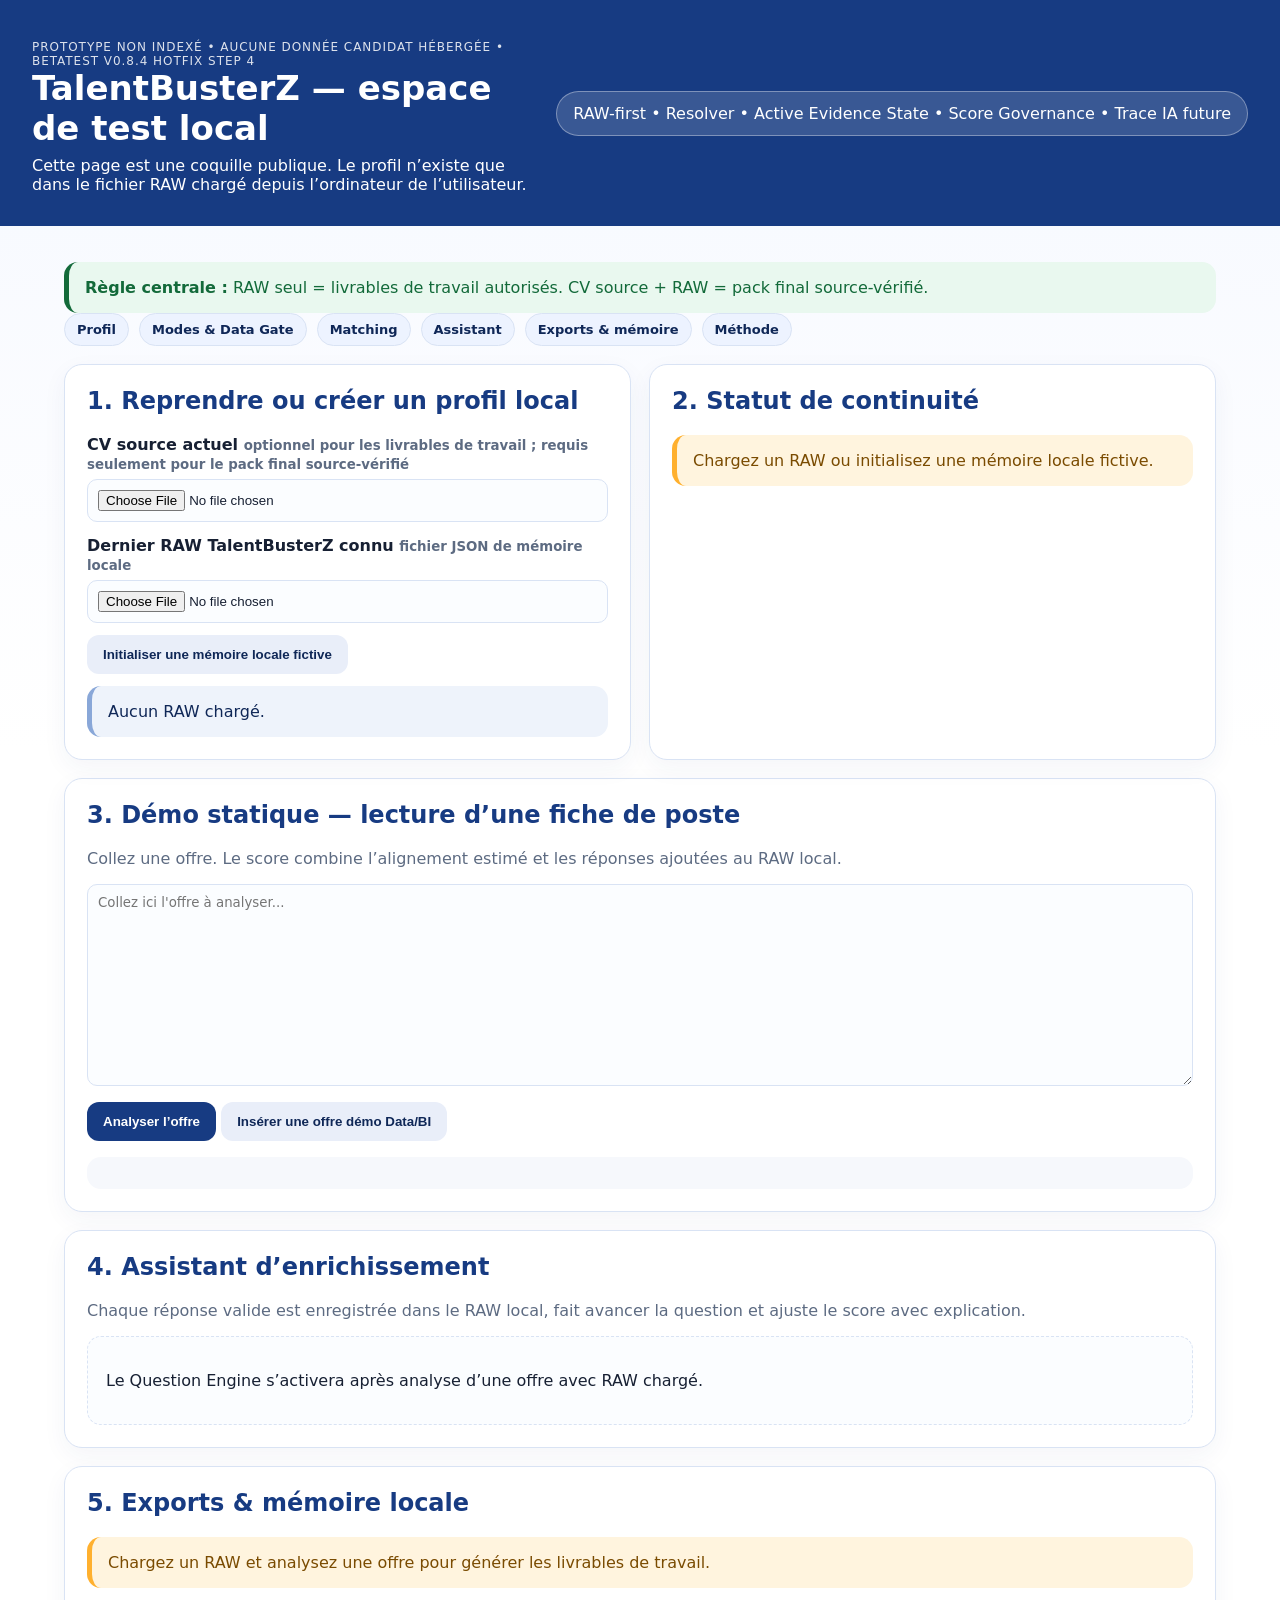
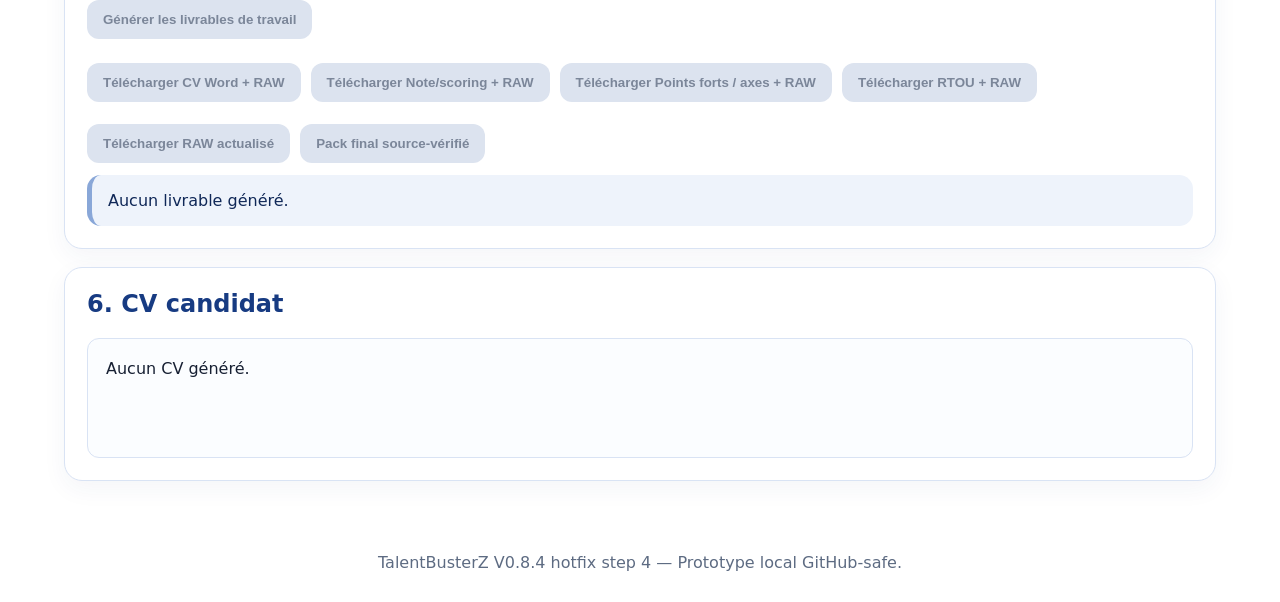
<file: index.html>
<!doctype html>
<html lang="fr">
<head>
  <meta charset="utf-8">
  <meta name="viewport" content="width=device-width, initial-scale=1">
  <title>TalentBusterZ — V0.8.4 hotfix step 4</title>
  <link rel="stylesheet" href="assets/styles.css">
</head>
<body>
  <header class="hero">
    <div>
      <p class="eyebrow">Prototype non indexé • aucune donnée candidat hébergée • Betatest V0.8.4 hotfix step 4</p>
      <h1>TalentBusterZ — espace de test local</h1>
      <p>Cette page est une coquille publique. Le profil n’existe que dans le fichier RAW chargé depuis l’ordinateur de l’utilisateur.</p>
    </div>
    <div class="badge">RAW-first • Resolver • Active Evidence State • Score Governance • Trace IA future</div>
  </header>

  <main>
    <section class="notice success">
      <strong>Règle centrale :</strong> RAW seul = livrables de travail autorisés. CV source + RAW = pack final source-vérifié.
    </section>

    <section class="tabs">
      <span>Profil</span>
      <span>Modes & Data Gate</span>
      <span>Matching</span>
      <span>Assistant</span>
      <span>Exports & mémoire</span>
      <span>Méthode</span>
    </section>

    <section class="grid">
      <div class="card">
        <h2>1. Reprendre ou créer un profil local</h2>

        <label>CV source actuel <small>optionnel pour les livrables de travail ; requis seulement pour le pack final source-vérifié</small></label>
        <input id="cvFile" type="file" accept=".pdf,.doc,.docx">

        <label>Dernier RAW TalentBusterZ connu <small>fichier JSON de mémoire locale</small></label>
        <input id="rawFile" type="file" accept=".json">

        <button id="initRawBtn" class="secondary">Initialiser une mémoire locale fictive</button>
        <div id="rawStatus" class="status neutral">Aucun RAW chargé.</div>
      </div>

      <div class="card">
        <h2>2. Statut de continuité</h2>
        <div id="gateStatus" class="status warning">
          Chargez un RAW ou initialisez une mémoire locale fictive.
        </div>
      </div>
    </section>

    <section class="card">
      <h2>3. Démo statique — lecture d’une fiche de poste</h2>
      <p class="muted">Collez une offre. Le score combine l’alignement estimé et les réponses ajoutées au RAW local.</p>
      <textarea id="offerText" rows="12" placeholder="Collez ici l'offre à analyser..."></textarea>
      <button id="analyzeBtn">Analyser l’offre</button>
      <button id="demoOfferBtn" class="secondary">Insérer une offre démo Data/BI</button>
      <div id="analysisOutput" class="analysis"></div>
    </section>

    <section class="card">
      <h2>4. Assistant d’enrichissement</h2>
      <p class="muted">Chaque réponse valide est enregistrée dans le RAW local, fait avancer la question et ajuste le score avec explication.</p>
      <div id="questionEngine" class="question-box">
        <p>Le Question Engine s’activera après analyse d’une offre avec RAW chargé.</p>
      </div>
    </section>

    <section class="card">
      <h2>5. Exports & mémoire locale</h2>

      <div id="exportsGate" class="status warning">
        Chargez un RAW et analysez une offre pour générer les livrables de travail.
      </div>

      <button id="generateBtn" disabled>Générer les livrables de travail</button>

      <div class="button-row">
        <button id="downloadCvBtn" disabled>Télécharger CV Word + RAW</button>
        <button id="downloadScoringBtn" disabled>Télécharger Note/scoring + RAW</button>
        <button id="downloadStrengthsBtn" disabled>Télécharger Points forts / axes + RAW</button>
        <button id="downloadRtouBtn" disabled>Télécharger RTOU + RAW</button>
        <button id="downloadRawBtn" disabled>Télécharger RAW actualisé</button>
        <button id="downloadSourcePackBtn" disabled>Pack final source-vérifié</button>
      </div>

      <div id="exportStatus" class="status neutral">Aucun livrable généré.</div>
    </section>

    <section class="card">
      <h2>6. CV candidat</h2>
      <div id="cvPreview" class="preview">Aucun CV généré.</div>
    </section>
  </main>

  <footer>
    TalentBusterZ V0.8.4 hotfix step 4 — Prototype local GitHub-safe.
  </footer>

  <script src="assets/app.js"></script>
</body>
</html>
</file>
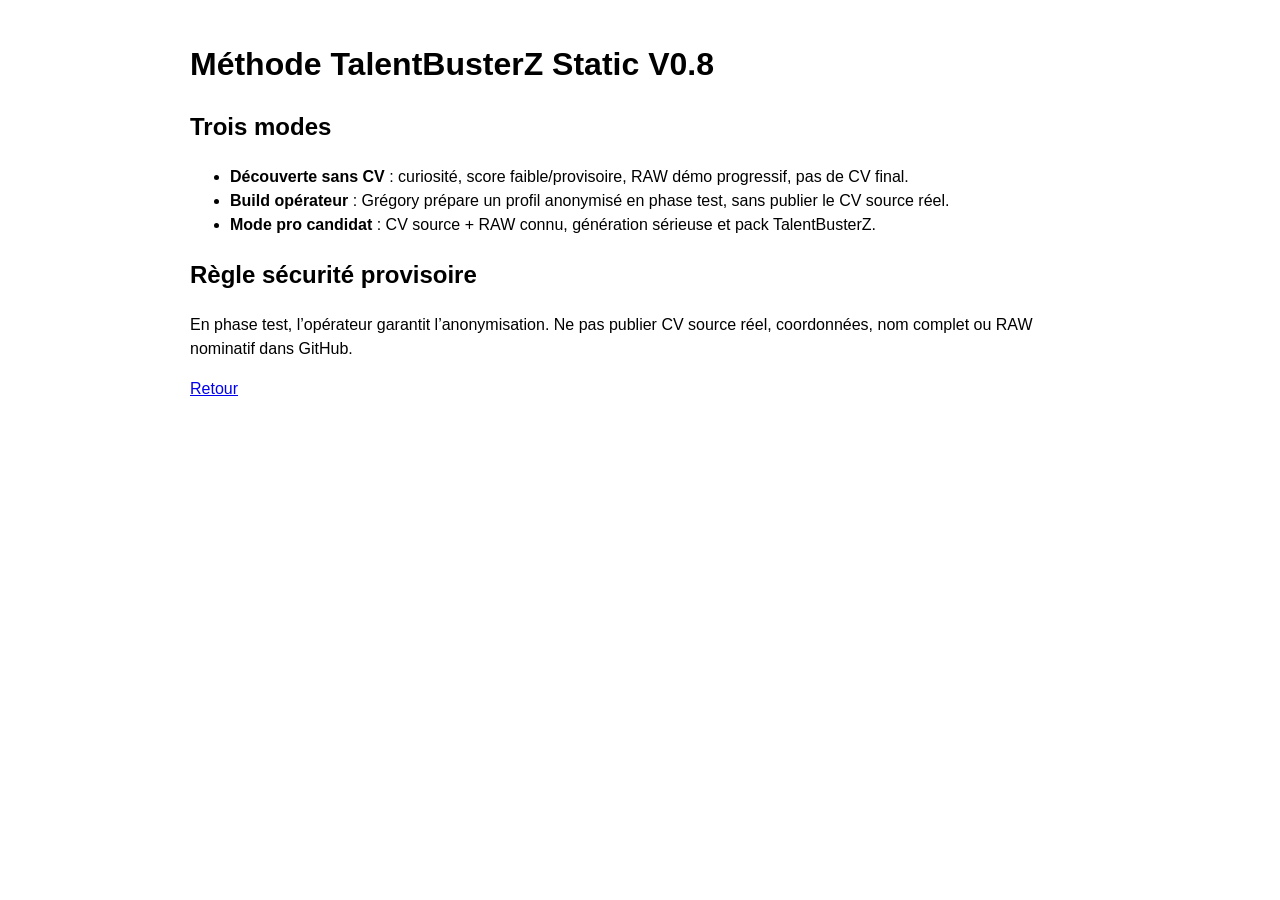
<file: questions.html>
<!doctype html><html lang="fr"><meta charset="utf-8"><title>TalentBusterZ — Méthode V0.8</title><body style="font-family:Arial;max-width:900px;margin:40px auto;line-height:1.5"><h1>Méthode TalentBusterZ Static V0.8</h1><h2>Trois modes</h2><ul><li><strong>Découverte sans CV</strong> : curiosité, score faible/provisoire, RAW démo progressif, pas de CV final.</li><li><strong>Build opérateur</strong> : Grégory prépare un profil anonymisé en phase test, sans publier le CV source réel.</li><li><strong>Mode pro candidat</strong> : CV source + RAW connu, génération sérieuse et pack TalentBusterZ.</li></ul><h2>Règle sécurité provisoire</h2><p>En phase test, l’opérateur garantit l’anonymisation. Ne pas publier CV source réel, coordonnées, nom complet ou RAW nominatif dans GitHub.</p><p><a href="index.html">Retour</a></p></body></html>
</file>
<file: assets/styles.css>
:root {
  --blue: #173b82;
  --blue-dark: #0f2757;
  --light: #f6f8fc;
  --border: #d9e3f4;
  --green-bg: #e9f8ef;
  --green: #136a3a;
  --orange-bg: #fff4de;
  --orange: #7a4b00;
  --red-bg: #fdecec;
  --red: #9c1d1d;
  --text: #172033;
  --muted: #5d6b82;
}
* { box-sizing: border-box; }
body {
  margin: 0;
  font-family: system-ui, -apple-system, Segoe UI, Roboto, Arial, sans-serif;
  color: var(--text);
  background: linear-gradient(180deg, #f5f8ff 0%, #ffffff 34%);
}
.hero {
  display: flex;
  justify-content: space-between;
  gap: 24px;
  align-items: center;
  padding: 32px;
  background: var(--blue);
  color: white;
}
.hero h1 { margin: 0; font-size: 34px; }
.hero p { margin: 8px 0 0; max-width: 900px; }
.eyebrow { opacity: .85; text-transform: uppercase; letter-spacing: .08em; font-size: 12px; }
.badge {
  background: rgba(255,255,255,.15);
  border: 1px solid rgba(255,255,255,.35);
  padding: 12px 16px;
  border-radius: 999px;
  white-space: nowrap;
}
main { max-width: 1200px; margin: 0 auto; padding: 24px; }
.tabs {
  display: flex;
  gap: 10px;
  flex-wrap: wrap;
  margin: 0 0 18px;
}
.tabs span {
  padding: 8px 12px;
  background: #edf3ff;
  border: 1px solid var(--border);
  border-radius: 999px;
  color: var(--blue-dark);
  font-weight: 700;
  font-size: 13px;
}
.grid { display: grid; grid-template-columns: 1fr 1fr; gap: 18px; }
.card {
  background: white;
  border: 1px solid var(--border);
  border-radius: 18px;
  padding: 22px;
  margin-bottom: 18px;
  box-shadow: 0 8px 24px rgba(31, 63, 120, .05);
}
h2 { color: var(--blue); margin-top: 0; }
label { display: block; font-weight: 700; margin: 14px 0 6px; }
small, .muted { color: var(--muted); }
textarea, input[type="file"], input[type="text"] {
  width: 100%;
  border: 1px solid var(--border);
  border-radius: 10px;
  padding: 10px;
  background: #fbfdff;
}
textarea { font-family: inherit; resize: vertical; }
button {
  border: 0;
  background: var(--blue);
  color: white;
  border-radius: 12px;
  padding: 12px 16px;
  font-weight: 800;
  cursor: pointer;
  margin-top: 12px;
}
button.secondary { background: #e9eef9; color: var(--blue-dark); }
button:disabled {
  background: #dce3ef;
  color: #7b8699;
  cursor: not-allowed;
}
.button-row { display: flex; flex-wrap: wrap; gap: 10px; margin-top: 12px; }
.status, .notice {
  padding: 14px 16px;
  border-radius: 14px;
  margin-top: 12px;
  line-height: 1.45;
}
.status.success, .notice.success { background: var(--green-bg); color: var(--green); border-left: 5px solid var(--green); }
.status.warning, .notice.warning { background: var(--orange-bg); color: var(--orange); border-left: 5px solid #ffb02e; }
.status.neutral, .notice.neutral { background: #eef3fb; color: var(--blue-dark); border-left: 5px solid #89a7d8; }
.status.danger { background: var(--red-bg); color: var(--red); border-left: 5px solid var(--red); }
.analysis {
  margin-top: 16px;
  padding: 16px;
  background: var(--light);
  border-radius: 14px;
}
.score {
  font-size: 34px;
  color: var(--blue);
  font-weight: 900;
}
.question-box {
  background: #fbfdff;
  border: 1px dashed var(--border);
  border-radius: 14px;
  padding: 18px;
}
.question-title {
  color: var(--blue);
  font-size: 22px;
  font-weight: 900;
  margin-bottom: 10px;
}
.feedback-panel {
  background: #f7fbff;
  border-left: 5px solid var(--blue);
  padding: 14px;
  border-radius: 10px;
  margin-bottom: 14px;
}
.preview {
  min-height: 120px;
  background: #fbfdff;
  border: 1px solid var(--border);
  border-radius: 12px;
  padding: 18px;
  line-height: 1.5;
}
.preview h3 { color: var(--blue); }
.pill {
  display: inline-block;
  background: #edf3ff;
  color: var(--blue);
  padding: 6px 10px;
  border-radius: 999px;
  margin: 3px;
  font-size: 13px;
  font-weight: 700;
}
footer {
  text-align: center;
  color: var(--muted);
  padding: 30px;
}
@media (max-width: 860px) {
  .grid { grid-template-columns: 1fr; }
  .hero { display: block; }
  .badge { display: inline-block; margin-top: 16px; }
}
</file>
